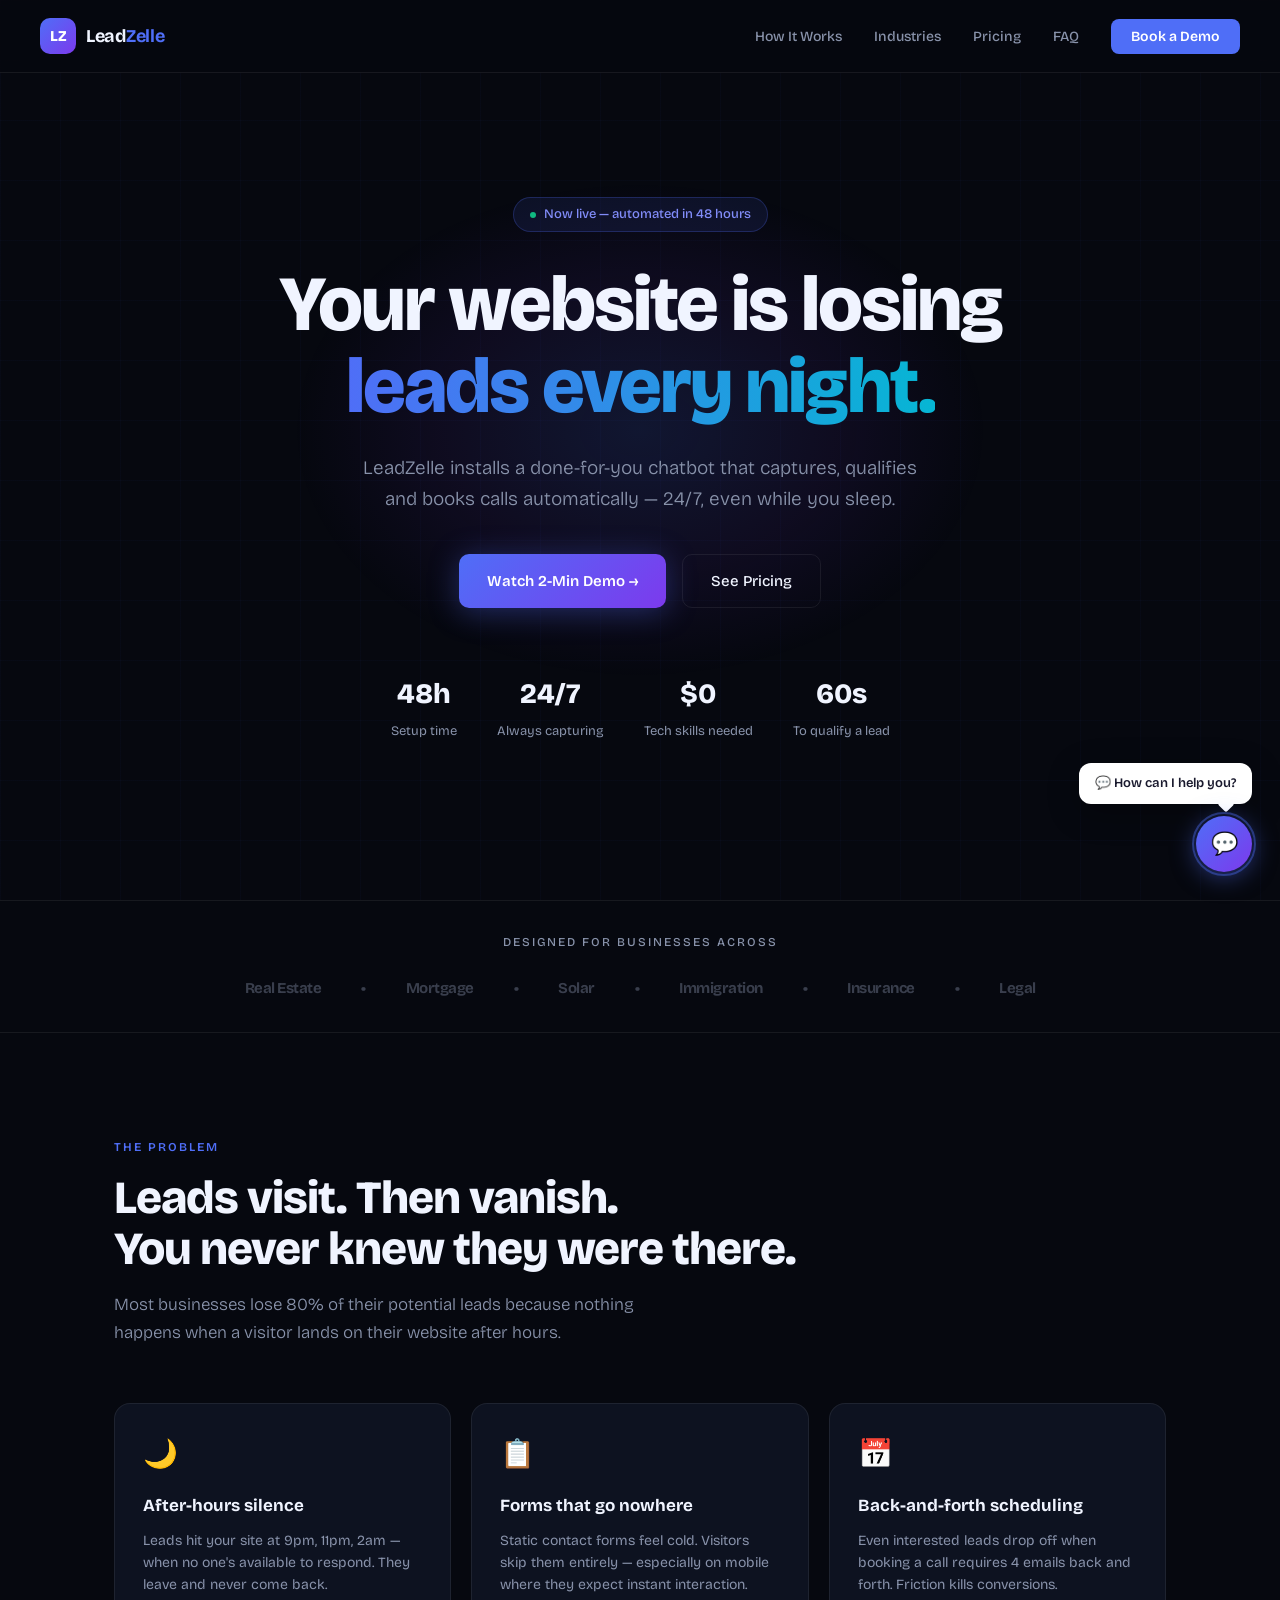
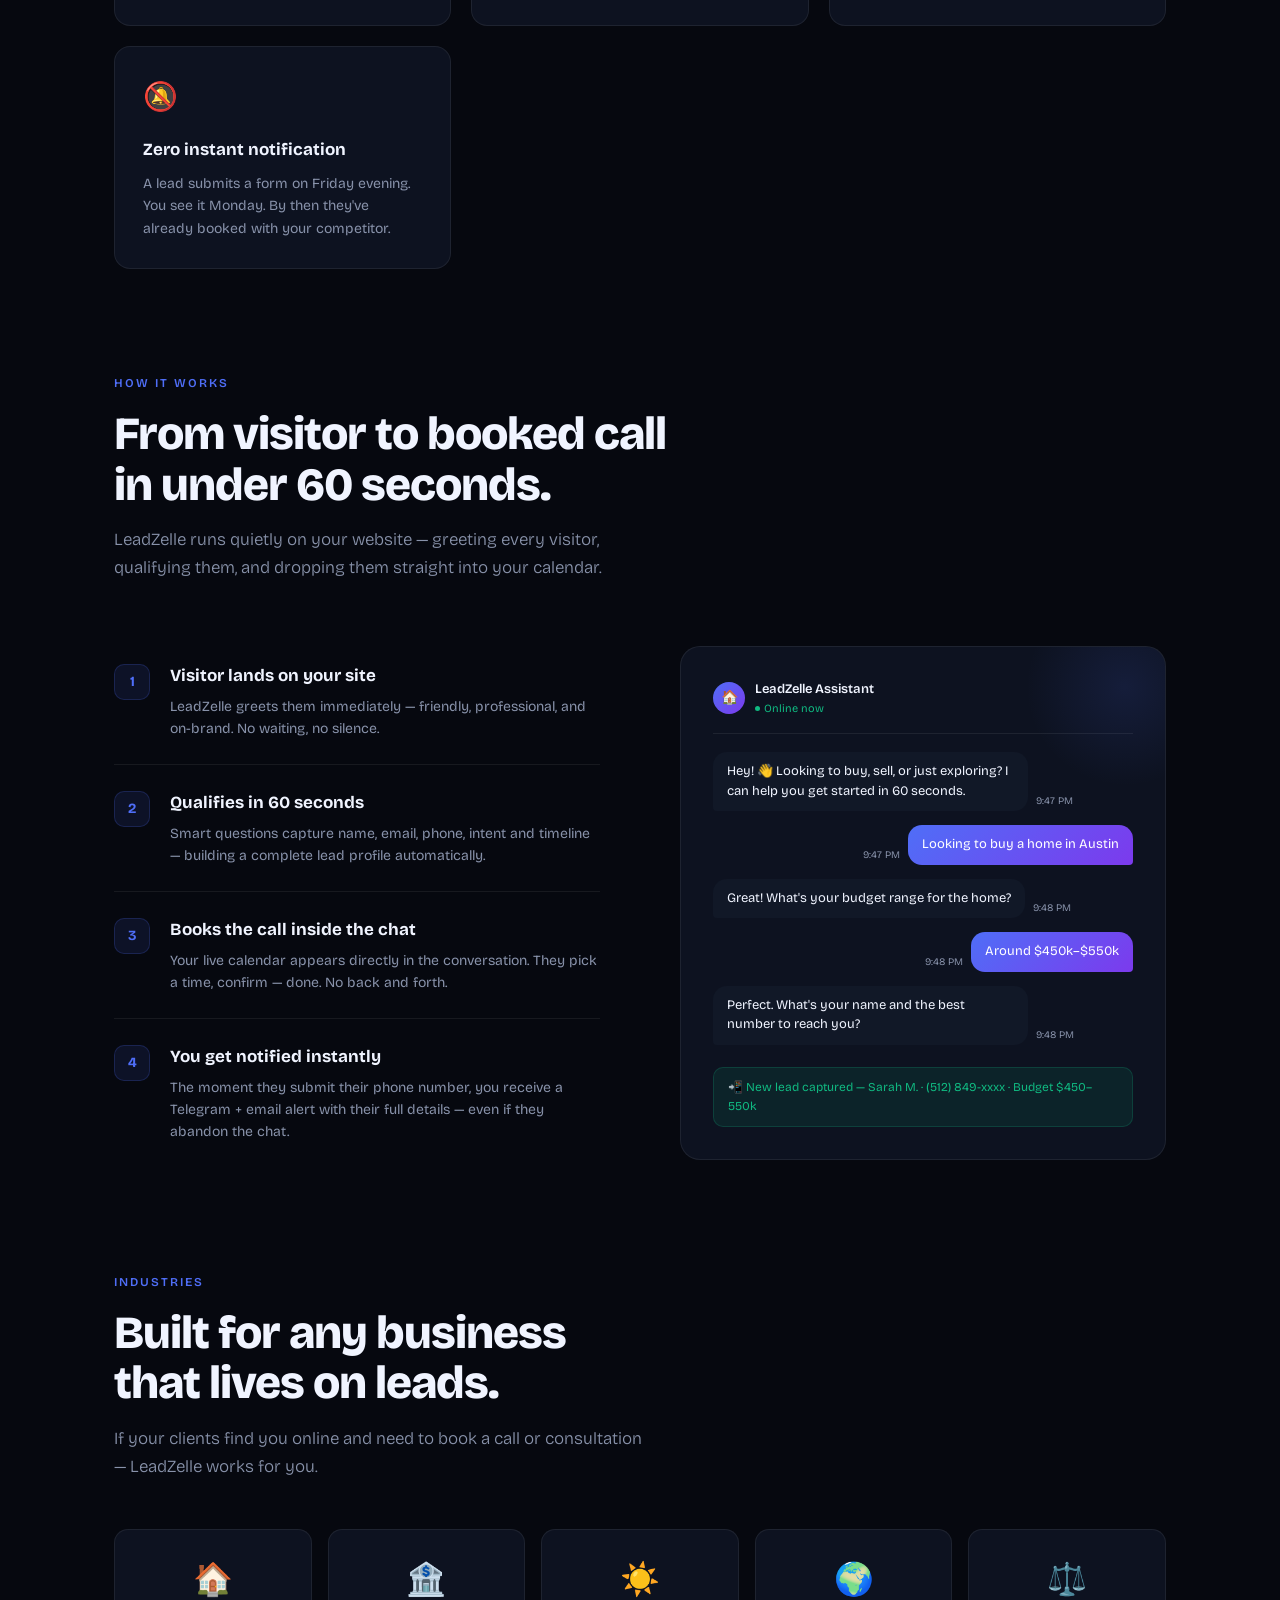
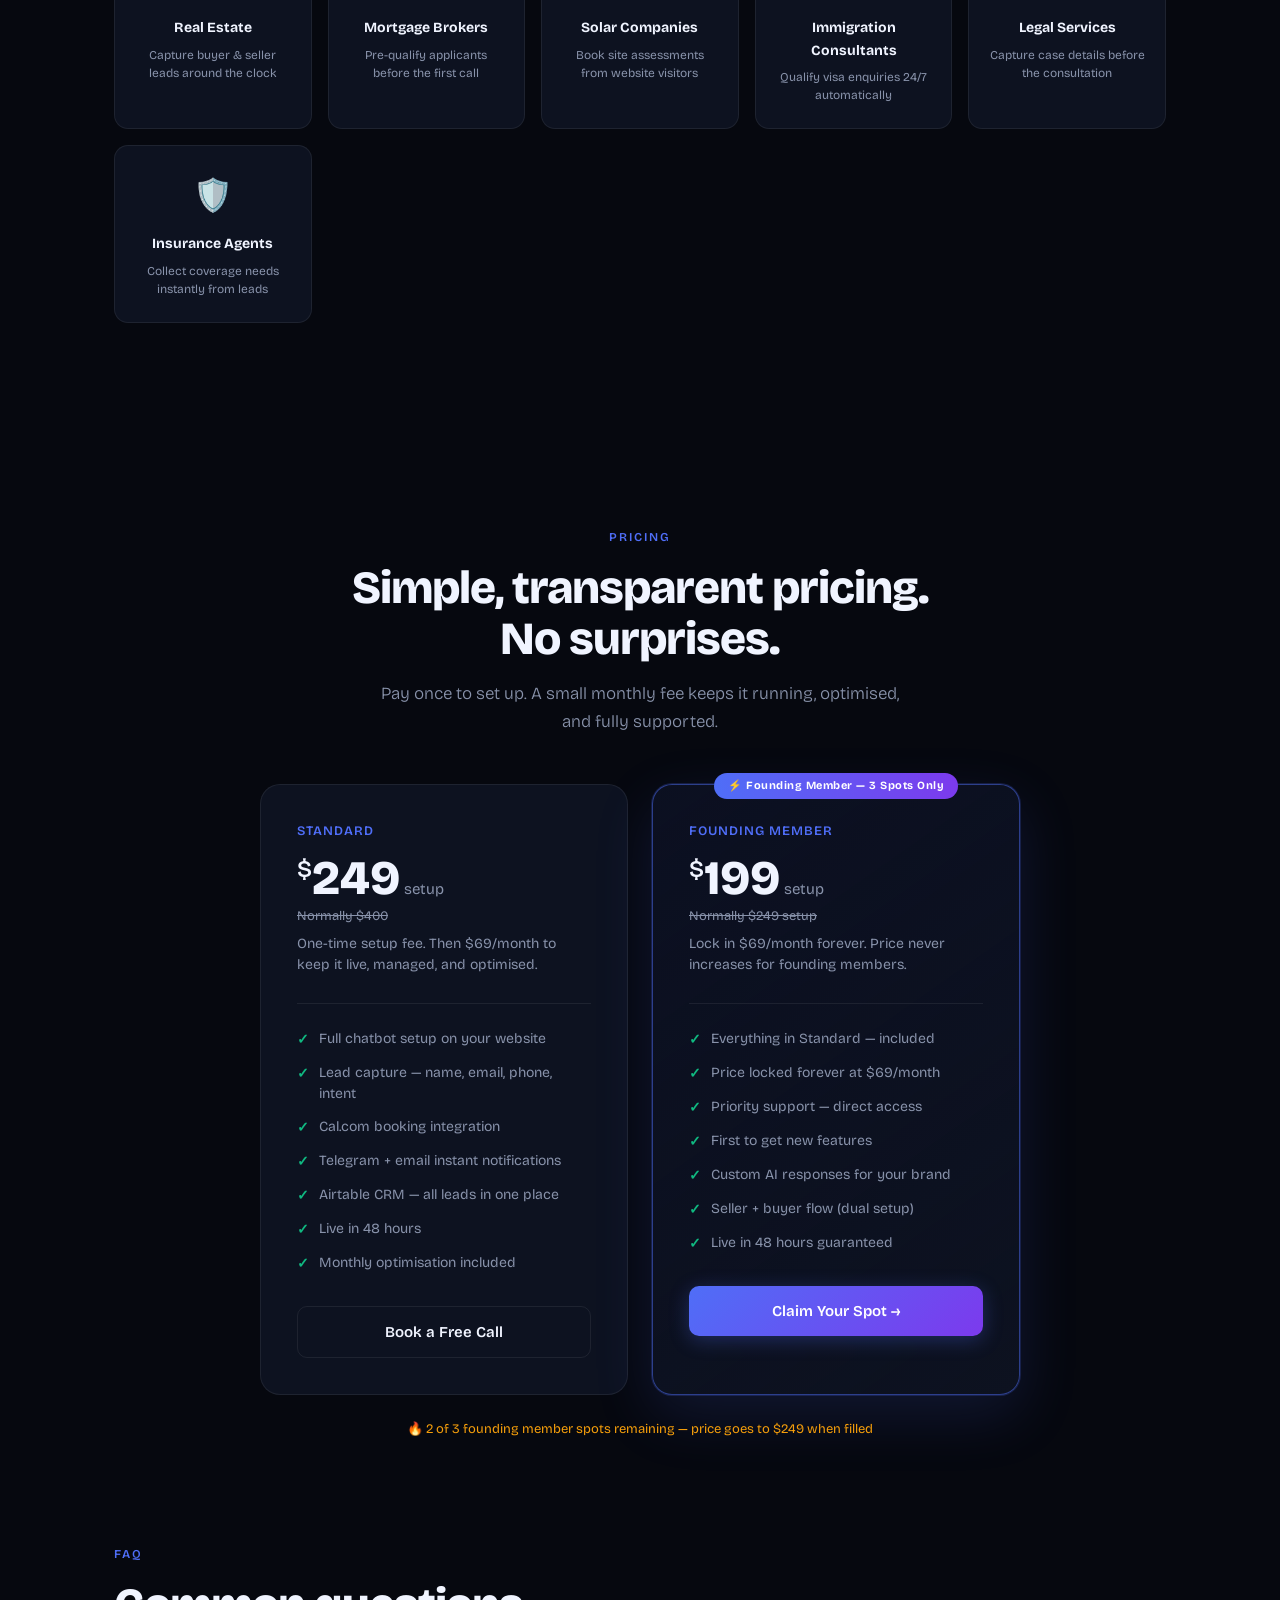
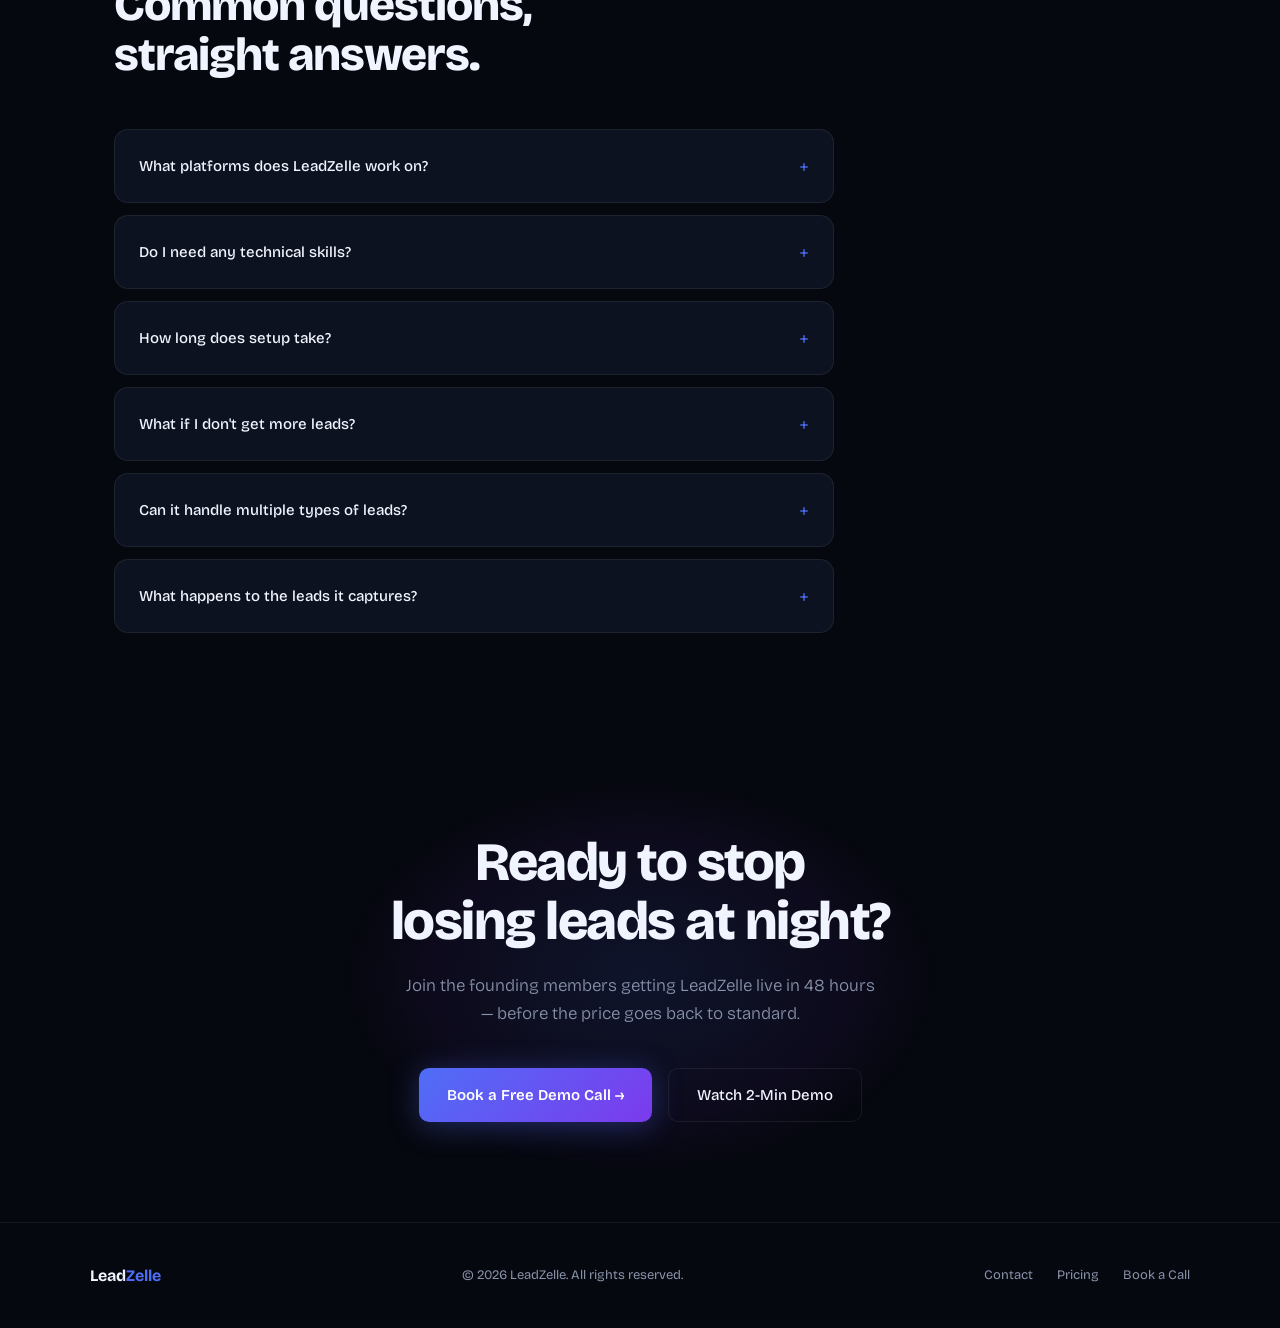
<file: LeadZelle Website.html>
<!DOCTYPE html>
<html lang="en">
<head>
<meta charset="UTF-8">
<meta name="viewport" content="width=device-width, initial-scale=1.0">
<meta name="description" content="LeadZelle installs done-for-you chatbots that capture, qualify, and book leads 24/7. Live in 48 hours.">
<title>LeadZelle — Automated Lead Capture & Booking</title>
<!-- OPTIMIZATION: Preconnect for faster font loading -->
<link rel="preconnect" href="https://fonts.googleapis.com">
<link rel="preconnect" href="https://fonts.gstatic.com" crossorigin>
<link rel="icon" href="favicon.ico">

<link href="https://fonts.googleapis.com/css2?family=Bricolage+Grotesque:opsz,wght@12..96,200..800&display=swap" rel="stylesheet">
<style>
:root {
--bg: #06080F;
--surface: #0D1220;
--surface2: #111827;
--border: rgba(255,255,255,0.07);
--accent: #4F6EF7;
--accent2: #7C3AED;
--accent3: #06B6D4;
--glow: rgba(79,110,247,0.25);
--text: #F0F4FF;
--muted: #8892AA;
--green: #10B981;
}
* { margin: 0; padding: 0; box-sizing: border-box; }
html { scroll-behavior: smooth; }
body {
background: var(--bg);
color: var(--text);
font-family: 'Bricolage Grotesque', sans-serif;
font-size: 16px;
line-height: 1.6;
overflow-x: hidden;
}
/* ── GRID BACKGROUND ── */
body::before {
content: '';
position: fixed;
inset: 0;
background-image:
linear-gradient(rgba(79,110,247,0.03) 1px, transparent 1px),
linear-gradient(90deg, rgba(79,110,247,0.03) 1px, transparent 1px);
background-size: 60px 60px;
pointer-events: none;
z-index: 0;
}
/* ── NAV ── */
nav {
position: fixed;
top: 0; left: 0; right: 0;
z-index: 100;
padding: 18px 40px;
display: flex;
align-items: center;
justify-content: space-between;
background: rgba(6,8,15,0.85);
backdrop-filter: blur(20px);
border-bottom: 1px solid var(--border);
}
.nav-logo {
display: flex;
align-items: center;
gap: 10px;
text-decoration: none;
}
.nav-logo-icon {
width: 36px;
height: 36px;
background: linear-gradient(135deg, var(--accent), var(--accent2));
border-radius: 10px;
display: flex;
align-items: center;
justify-content: center;
font-family: 'Bricolage Grotesque', sans-serif;
font-weight: 800;
font-size: 15px;
color: white;
letter-spacing: -1px;
}
.nav-logo-text {
font-family: 'Bricolage Grotesque', sans-serif;
font-weight: 700;
font-size: 18px;
color: var(--text);
letter-spacing: -0.3px;
}
.nav-logo-text span { color: var(--accent); }
.nav-links {
display: flex;
align-items: center;
gap: 32px;
list-style: none;
}
.nav-links a {
color: var(--muted);
text-decoration: none;
font-size: 14px;
font-weight: 500;
transition: color 0.2s;
}
.nav-links a:hover { color: var(--text); }
.nav-cta {
background: var(--accent);
color: white !important;
padding: 9px 20px;
border-radius: 8px;
font-size: 14px !important;
font-weight: 600 !important;
transition: all 0.2s !important;
}
.nav-cta:hover {
background: #3D5CE5 !important;
color: white !important;
transform: translateY(-1px);
box-shadow: 0 4px 20px rgba(79,110,247,0.4);
}
/* ── HERO ── */
.hero {
position: relative;
min-height: 100vh;
display: flex;
align-items: center;
justify-content: center;
text-align: center;
padding: 120px 24px 80px;
z-index: 1;
overflow: hidden;
}
.hero-glow {
position: absolute;
top: 20%;
left: 50%;
transform: translateX(-50%);
width: 700px;
height: 500px;
background: radial-gradient(ellipse, rgba(79,110,247,0.15) 0%, rgba(124,58,237,0.08) 40%, transparent 70%);
pointer-events: none;
}
.hero-badge {
display: inline-flex;
align-items: center;
gap: 8px;
background: rgba(79,110,247,0.1);
border: 1px solid rgba(79,110,247,0.25);
border-radius: 100px;
padding: 6px 16px;
font-size: 13px;
color: #818CF8;
font-weight: 500;
margin-bottom: 32px;
animation: fadeUp 0.6s ease both;
}
.hero-badge-dot {
width: 6px;
height: 6px;
background: var(--green);
border-radius: 50%;
animation: pulse 2s infinite;
}
@keyframes pulse {
0%, 100% { opacity: 1; transform: scale(1); }
50% { opacity: 0.5; transform: scale(0.8); }
}
.hero h1 {
font-family: 'Bricolage Grotesque', sans-serif;
font-size: clamp(42px, 7vw, 78px);
font-weight: 800;
line-height: 1.05;
letter-spacing: -2px;
margin-bottom: 24px;
animation: fadeUp 0.6s ease 0.1s both;
}
.hero h1 .line2 {
background: linear-gradient(90deg, var(--accent), var(--accent3));
-webkit-background-clip: text;
-webkit-text-fill-color: transparent;
background-clip: text;
}
.hero p {
font-size: clamp(16px, 2vw, 19px);
color: var(--muted);
max-width: 560px;
margin: 0 auto 40px;
line-height: 1.65;
font-weight: 300;
animation: fadeUp 0.6s ease 0.2s both;
}
.hero-actions {
display: flex;
gap: 16px;
justify-content: center;
flex-wrap: wrap;
animation: fadeUp 0.6s ease 0.3s both;
}
.btn-primary {
background: linear-gradient(135deg, var(--accent), var(--accent2));
color: white;
padding: 14px 28px;
border-radius: 10px;
font-size: 15px;
font-weight: 600;
text-decoration: none;
transition: all 0.3s;
box-shadow: 0 4px 30px rgba(79,110,247,0.35);
display: inline-flex;
align-items: center;
gap: 8px;
}
.btn-primary:hover {
transform: translateY(-2px);
box-shadow: 0 8px 40px rgba(79,110,247,0.5);
}
.btn-secondary {
background: transparent;
color: var(--text);
padding: 14px 28px;
border-radius: 10px;
font-size: 15px;
font-weight: 500;
text-decoration: none;
border: 1px solid var(--border);
transition: all 0.3s;
display: inline-flex;
align-items: center;
gap: 8px;
}
.btn-secondary:hover {
border-color: rgba(79,110,247,0.4);
background: rgba(79,110,247,0.05);
}
.hero-stats {
display: flex;
gap: 40px;
justify-content: center;
margin-top: 64px;
flex-wrap: wrap;
animation: fadeUp 0.6s ease 0.4s both;
}
.hero-stat {
text-align: center;
}
.hero-stat-num {
font-family: 'Bricolage Grotesque', sans-serif;
font-size: 28px;
font-weight: 800;
color: var(--text);
display: block;
}
.hero-stat-label {
font-size: 13px;
color: var(--muted);
font-weight: 400;
}
/* ── LOGOS / TRUST ── */
.trust-bar {
position: relative;
z-index: 1;
text-align: center;
padding: 32px 24px;
border-top: 1px solid var(--border);
border-bottom: 1px solid var(--border);
}
.trust-bar p {
font-size: 12px;
color: var(--muted);
letter-spacing: 2px;
text-transform: uppercase;
font-weight: 500;
margin-bottom: 24px;
}
.trust-logos {
display: flex;
gap: 40px;
justify-content: center;
align-items: center;
flex-wrap: wrap;
opacity: 0.4;
}
.trust-logo {
font-family: 'Bricolage Grotesque', sans-serif;
font-weight: 700;
font-size: 15px;
color: var(--muted);
letter-spacing: -0.5px;
}
/* ── SECTION BASE ── */
section {
position: relative;
z-index: 1;
padding: 100px 24px;
max-width: 1100px;
margin: 0 auto;
}
.section-tag {
display: inline-block;
font-size: 12px;
font-weight: 600;
color: var(--accent);
letter-spacing: 2px;
text-transform: uppercase;
margin-bottom: 16px;
}
.section-title {
font-family: 'Bricolage Grotesque', sans-serif;
font-size: clamp(30px, 4vw, 46px);
font-weight: 800;
line-height: 1.1;
letter-spacing: -1px;
margin-bottom: 16px;
}
.section-sub {
font-size: 17px;
color: var(--muted);
max-width: 540px;
line-height: 1.65;
font-weight: 300;
}
/* ── PROBLEM SECTION ── */
.problem-grid {
display: grid;
grid-template-columns: repeat(auto-fit, minmax(280px, 1fr));
gap: 20px;
margin-top: 56px;
}
.problem-card {
background: var(--surface);
border: 1px solid var(--border);
border-radius: 16px;
padding: 28px;
position: relative;
overflow: hidden;
transition: all 0.3s;
}
.problem-card:hover {
border-color: rgba(79,110,247,0.3);
transform: translateY(-3px);
box-shadow: 0 20px 40px rgba(0,0,0,0.3);
}
.problem-card::before {
content: '';
position: absolute;
top: 0; left: 0; right: 0;
height: 2px;
background: linear-gradient(90deg, var(--accent), var(--accent2));
opacity: 0;
transition: opacity 0.3s;
}
.problem-card:hover::before { opacity: 1; }
.problem-icon {
font-size: 28px;
margin-bottom: 16px;
display: block;
}
.problem-card h3 {
font-family: 'Bricolage Grotesque', sans-serif;
font-size: 17px;
font-weight: 700;
margin-bottom: 10px;
color: var(--text);
}
.problem-card p {
font-size: 14px;
color: var(--muted);
line-height: 1.6;
}
/* ── HOW IT WORKS ── */
.how-wrapper {
display: grid;
grid-template-columns: 1fr 1fr;
gap: 80px;
align-items: center;
margin-top: 56px;
}
.steps {
display: flex;
flex-direction: column;
gap: 0;
}
.step {
display: flex;
gap: 20px;
padding: 24px 0;
border-bottom: 1px solid var(--border);
cursor: pointer;
transition: all 0.2s;
}
.step:last-child { border-bottom: none; }
.step:hover .step-content h3 { color: var(--accent); }
.step-num {
width: 36px;
height: 36px;
background: rgba(79,110,247,0.1);
border: 1px solid rgba(79,110,247,0.2);
border-radius: 10px;
display: flex;
align-items: center;
justify-content: center;
font-family: 'Bricolage Grotesque', sans-serif;
font-weight: 700;
font-size: 14px;
color: var(--accent);
flex-shrink: 0;
margin-top: 2px;
}
.step-content h3 {
font-family: 'Bricolage Grotesque', sans-serif;
font-size: 17px;
font-weight: 700;
margin-bottom: 6px;
transition: color 0.2s;
}
.step-content p {
font-size: 14px;
color: var(--muted);
line-height: 1.6;
}
.how-visual {
background: var(--surface);
border: 1px solid var(--border);
border-radius: 20px;
padding: 32px;
position: relative;
overflow: hidden;
}
.how-visual::before {
content: '';
position: absolute;
top: -60px; right: -60px;
width: 200px;
height: 200px;
background: radial-gradient(circle, rgba(79,110,247,0.12), transparent 70%);
}
.mock-chat {
display: flex;
flex-direction: column;
gap: 14px;
}
.mock-header {
display: flex;
align-items: center;
gap: 10px;
padding-bottom: 16px;
border-bottom: 1px solid var(--border);
margin-bottom: 4px;
}
.mock-avatar {
width: 32px;
height: 32px;
background: linear-gradient(135deg, var(--accent), var(--accent2));
border-radius: 50%;
display: flex;
align-items: center;
justify-content: center;
font-size: 14px;
}
.mock-name {
font-size: 13px;
font-weight: 600;
color: var(--text);
}
.mock-status {
font-size: 11px;
color: var(--green);
display: flex;
align-items: center;
gap: 4px;
}
.mock-status::before {
content: '';
width: 5px;
height: 5px;
background: var(--green);
border-radius: 50%;
display: inline-block;
}
.msg {
display: flex;
gap: 8px;
animation: fadeUp 0.4s ease both;
}
.msg.user { flex-direction: row-reverse; }
.msg-bubble {
max-width: 75%;
padding: 10px 14px;
border-radius: 14px;
font-size: 13px;
line-height: 1.5;
}
.msg.bot .msg-bubble {
background: var(--surface2);
color: var(--text);
border-bottom-left-radius: 4px;
}
.msg.user .msg-bubble {
background: linear-gradient(135deg, var(--accent), var(--accent2));
color: white;
border-bottom-right-radius: 4px;
}
.msg-time {
font-size: 10px;
color: var(--muted);
align-self: flex-end;
margin-bottom: 2px;
}
.mock-notification {
background: rgba(16,185,129,0.1);
border: 1px solid rgba(16,185,129,0.2);
border-radius: 10px;
padding: 10px 14px;
font-size: 12px;
color: var(--green);
display: flex;
align-items: center;
gap: 8px;
margin-top: 8px;
}
/* ── INDUSTRIES ── */
.industries-grid {
display: grid;
grid-template-columns: repeat(auto-fit, minmax(180px, 1fr));
gap: 16px;
margin-top: 48px;
}
.industry-card {
background: var(--surface);
border: 1px solid var(--border);
border-radius: 14px;
padding: 24px 20px;
text-align: center;
transition: all 0.3s;
cursor: default;
}
.industry-card:hover {
border-color: rgba(79,110,247,0.35);
background: rgba(79,110,247,0.05);
transform: translateY(-3px);
}
.industry-icon {
font-size: 32px;
margin-bottom: 12px;
display: block;
}
.industry-card h4 {
font-family: 'Bricolage Grotesque', sans-serif;
font-size: 14px;
font-weight: 700;
color: var(--text);
margin-bottom: 6px;
}
.industry-card p {
font-size: 12px;
color: var(--muted);
line-height: 1.5;
}
/* ── PRICING ── */
#pricing {
text-align: center;
}
#pricing .section-sub {
margin: 0 auto;
}
.pricing-toggle {
display: inline-flex;
background: var(--surface);
border: 1px solid var(--border);
border-radius: 100px;
padding: 4px;
margin: 32px auto 48px;
gap: 4px;
}
.toggle-btn {
padding: 8px 20px;
border-radius: 100px;
font-size: 13px;
font-weight: 500;
border: none;
cursor: pointer;
transition: all 0.2s;
background: transparent;
color: var(--muted);
}
.toggle-btn.active {
background: var(--accent);
color: white;
}
.pricing-grid {
display: grid;
grid-template-columns: repeat(auto-fit, minmax(300px, 1fr));
gap: 24px;
max-width: 760px;
margin: 0 auto;
}
.pricing-card {
background: var(--surface);
border: 1px solid var(--border);
border-radius: 20px;
padding: 36px;
text-align: left;
position: relative;
transition: all 0.3s;
}
.pricing-card:hover {
transform: translateY(-4px);
box-shadow: 0 24px 60px rgba(0,0,0,0.4);
}
.pricing-card.featured {
border-color: rgba(79,110,247,0.5);
background: linear-gradient(145deg, rgba(79,110,247,0.08), var(--surface));
box-shadow: 0 0 0 1px rgba(79,110,247,0.2), 0 20px 60px rgba(79,110,247,0.15);
}
.pricing-badge {
position: absolute;
top: -12px;
left: 50%;
transform: translateX(-50%);
background: linear-gradient(90deg, var(--accent), var(--accent2));
color: white;
font-size: 11px;
font-weight: 700;
padding: 4px 14px;
border-radius: 100px;
letter-spacing: 0.5px;
white-space: nowrap;
}
.pricing-plan {
font-size: 13px;
font-weight: 600;
color: var(--accent);
letter-spacing: 1px;
text-transform: uppercase;
margin-bottom: 12px;
}
.pricing-price {
font-family: 'Bricolage Grotesque', sans-serif;
font-size: 48px;
font-weight: 800;
color: var(--text);
line-height: 1;
margin-bottom: 4px;
}
.pricing-price sup {
font-size: 24px;
vertical-align: super;
font-weight: 600;
}
.pricing-price sub {
font-size: 15px;
color: var(--muted);
font-weight: 400;
vertical-align: baseline;
}
.pricing-original {
font-size: 13px;
color: var(--muted);
text-decoration: line-through;
margin-bottom: 6px;
}
.pricing-desc {
font-size: 14px;
color: var(--muted);
margin-bottom: 28px;
line-height: 1.5;
}
.pricing-divider {
height: 1px;
background: var(--border);
margin-bottom: 24px;
}
.pricing-features {
list-style: none;
display: flex;
flex-direction: column;
gap: 12px;
margin-bottom: 32px;
}
.pricing-features li {
display: flex;
align-items: flex-start;
gap: 10px;
font-size: 14px;
color: var(--muted);
line-height: 1.5;
}
.pricing-features li::before {
content: '✓';
color: var(--green);
font-weight: 700;
flex-shrink: 0;
margin-top: 1px;
}
.pricing-cta {
display: block;
text-align: center;
padding: 13px;
border-radius: 10px;
font-size: 15px;
font-weight: 600;
text-decoration: none;
transition: all 0.3s;
}
.pricing-cta.primary {
background: linear-gradient(135deg, var(--accent), var(--accent2));
color: white;
box-shadow: 0 4px 20px rgba(79,110,247,0.3);
}
.pricing-cta.primary:hover {
transform: translateY(-2px);
box-shadow: 0 8px 30px rgba(79,110,247,0.5);
}
.pricing-cta.secondary {
background: transparent;
color: var(--text);
border: 1px solid var(--border);
}
.pricing-cta.secondary:hover {
border-color: rgba(79,110,247,0.4);
background: rgba(79,110,247,0.05);
}
.pricing-spots {
text-align: center;
margin-top: 24px;
font-size: 13px;
color: #F59E0B;
display: flex;
align-items: center;
justify-content: center;
gap: 6px;
}
/* ── FAQ ── */
.faq-list {
display: flex;
flex-direction: column;
gap: 12px;
margin-top: 48px;
max-width: 720px;
}
.faq-item {
background: var(--surface);
border: 1px solid var(--border);
border-radius: 14px;
overflow: hidden;
transition: all 0.2s;
}
.faq-item:hover {
border-color: rgba(79,110,247,0.25);
}
.faq-q {
padding: 20px 24px;
display: flex;
justify-content: space-between;
align-items: center;
cursor: pointer;
font-size: 15px;
font-weight: 500;
color: var(--text);
gap: 16px;
}
.faq-icon {
color: var(--accent);
font-size: 20px;
flex-shrink: 0;
transition: transform 0.3s;
font-weight: 300;
}
.faq-a {
padding: 0 24px;
max-height: 0;
overflow: hidden;
transition: all 0.3s ease;
font-size: 14px;
color: var(--muted);
line-height: 1.7;
}
.faq-item.open .faq-a {
max-height: 200px;
padding-bottom: 20px;
}
.faq-item.open .faq-icon {
transform: rotate(45deg);
}
/* ── CTA SECTION ── */
.cta-section {
text-align: center;
padding: 100px 24px;
position: relative;
z-index: 1;
overflow: hidden;
}
.cta-section::before {
content: '';
position: absolute;
top: 50%;
left: 50%;
transform: translate(-50%, -50%);
width: 600px;
height: 400px;
background: radial-gradient(ellipse, rgba(79,110,247,0.12), rgba(124,58,237,0.06) 50%, transparent 70%);
pointer-events: none;
}
.cta-section h2 {
font-family: 'Bricolage Grotesque', sans-serif;
font-size: clamp(32px, 5vw, 54px);
font-weight: 800;
letter-spacing: -1.5px;
margin-bottom: 20px;
line-height: 1.1;
}
.cta-section p {
font-size: 17px;
color: var(--muted);
max-width: 480px;
margin: 0 auto 40px;
font-weight: 300;
line-height: 1.65;
}
/* ── FOOTER ── */
footer {
border-top: 1px solid var(--border);
padding: 40px 24px;
text-align: center;
position: relative;
z-index: 1;
}
.footer-inner {
max-width: 1100px;
margin: 0 auto;
display: flex;
justify-content: space-between;
align-items: center;
flex-wrap: wrap;
gap: 16px;
}
.footer-logo {
font-family: 'Bricolage Grotesque', sans-serif;
font-weight: 700;
font-size: 16px;
color: var(--text);
}
.footer-logo span { color: var(--accent); }
footer p {
font-size: 13px;
color: var(--muted);
}
footer a {
color: var(--muted);
text-decoration: none;
font-size: 13px;
transition: color 0.2s;
}
footer a:hover { color: var(--accent); }
/* ── CHATBOT WIDGET ── */
.chat-widget {
position: fixed;
bottom: 28px;
right: 28px;
z-index: 999;
display: flex;
flex-direction: column;
align-items: flex-end;
gap: 12px;
}
.chat-tooltip {
background: white;
color: #1a1a2e;
padding: 10px 16px;
border-radius: 12px;
font-size: 13px;
font-weight: 600;
box-shadow: 0 8px 32px rgba(0,0,0,0.3);
white-space: nowrap;
position: relative;
animation: tooltipBounce 2s ease infinite;
cursor: pointer;
}
.chat-tooltip::after {
content: '';
position: absolute;
bottom: -6px;
right: 20px;
width: 12px;
height: 12px;
background: white;
transform: rotate(45deg);
border-radius: 2px;
}
@keyframes tooltipBounce {
0%, 100% { transform: translateY(0); }
50% { transform: translateY(-4px); }
}
.chat-btn {
width: 56px;
height: 56px;
background: linear-gradient(135deg, var(--accent), var(--accent2));
border-radius: 50%;
display: flex;
align-items: center;
justify-content: center;
cursor: pointer;
box-shadow: 0 4px 24px rgba(79,110,247,0.5);
transition: all 0.3s;
border: none;
font-size: 22px;
position: relative;
}
.chat-btn:hover {
transform: scale(1.1);
box-shadow: 0 8px 32px rgba(79,110,247,0.7);
}
.chat-btn-ring {
position: absolute;
inset: -4px;
border-radius: 50%;
border: 2px solid rgba(79,110,247,0.4);
animation: ringPulse 2s ease infinite;
}
@keyframes ringPulse {
0% { transform: scale(1); opacity: 1; }
100% { transform: scale(1.4); opacity: 0; }
}
/* Chat popup */
.chat-popup {
position: fixed;
bottom: 100px;
right: 28px;
width: 340px;
background: var(--surface);
border: 1px solid var(--border);
border-radius: 20px;
box-shadow: 0 24px 60px rgba(0,0,0,0.5);
z-index: 998;
overflow: hidden;
display: none;
flex-direction: column;
animation: popupSlide 0.3s ease;
}
.chat-popup.open { display: flex; }
@keyframes popupSlide {
from { opacity: 0; transform: translateY(20px) scale(0.95); }
to { opacity: 1; transform: translateY(0) scale(1); }
}
.chat-popup-header {
background: linear-gradient(135deg, var(--accent), var(--accent2));
padding: 16px 20px;
display: flex;
align-items: center;
gap: 10px;
}
.chat-popup-avatar {
width: 36px;
height: 36px;
background: rgba(255,255,255,0.2);
border-radius: 50%;
display: flex;
align-items: center;
justify-content: center;
font-size: 16px;
}
.chat-popup-info h4 {
font-size: 14px;
font-weight: 700;
color: white;
}
.chat-popup-info p {
font-size: 12px;
color: rgba(255,255,255,0.75);
display: flex;
align-items: center;
gap: 4px;
}
.chat-popup-info p::before {
content: '';
width: 6px;
height: 6px;
background: #4ade80;
border-radius: 50%;
display: inline-block;
}
.chat-popup-close {
margin-left: auto;
background: rgba(255,255,255,0.15);
border: none;
color: white;
width: 28px;
height: 28px;
border-radius: 50%;
cursor: pointer;
font-size: 14px;
display: flex;
align-items: center;
justify-content: center;
transition: background 0.2s;
}
.chat-popup-close:hover { background: rgba(255,255,255,0.25); }
.chat-popup-body {
padding: 20px;
display: flex;
flex-direction: column;
gap: 12px;
min-height: 160px;
}
.chat-popup-msg {
background: var(--surface2);
border-radius: 12px;
border-bottom-left-radius: 4px;
padding: 12px 14px;
font-size: 13px;
color: var(--text);
line-height: 1.55;
max-width: 85%;
}
.chat-popup-options {
display: flex;
flex-direction: column;
gap: 8px;
}
.chat-opt {
background: rgba(79,110,247,0.1);
border: 1px solid rgba(79,110,247,0.25);
color: #818CF8;
padding: 9px 14px;
border-radius: 8px;
font-size: 13px;
font-weight: 500;
cursor: pointer;
text-align: left;
transition: all 0.2s;
}
.chat-opt:hover {
background: rgba(79,110,247,0.2);
border-color: rgba(79,110,247,0.5);
color: white;
}
.chat-popup-footer {
padding: 12px 20px;
border-top: 1px solid var(--border);
display: flex;
gap: 8px;
}
.chat-input {
flex: 1;
background: var(--bg);
border: 1px solid var(--border);
border-radius: 8px;
padding: 9px 12px;
font-size: 13px;
color: var(--text);
outline: none;
transition: border-color 0.2s;
font-family: 'Bricolage Grotesque', sans-serif;
}
.chat-input:focus { border-color: rgba(79,110,247,0.5); }
.chat-input::placeholder { color: var(--muted); }
.chat-send {
background: var(--accent);
border: none;
border-radius: 8px;
width: 36px;
height: 36px;
cursor: pointer;
font-size: 14px;
display: flex;
align-items: center;
justify-content: center;
transition: all 0.2s;
color: white;
}
.chat-send:hover { background: #3D5CE5; }
/* ── ANIMATIONS ── */
@keyframes fadeUp {
from { opacity: 0; transform: translateY(20px); }
to { opacity: 1; transform: translateY(0); }
}
.reveal {
opacity: 0;
transform: translateY(30px);
transition: all 0.6s ease;
}
.reveal.visible {
opacity: 1;
transform: translateY(0);
}
/* ── RESPONSIVE ── */
@media (max-width: 768px) {
nav { padding: 14px 20px; }
.nav-links { display: none; }
.how-wrapper { grid-template-columns: 1fr; gap: 40px; }
.how-visual { display: none; }
.chat-popup { width: calc(100vw - 40px); right: 20px; }
}
</style>
</head>
<body>
<!-- ── NAVIGATION ── -->
<nav>
<a href="#" class="nav-logo">
<div class="nav-logo-icon">LZ</div>
<span class="nav-logo-text">Lead<span>Zelle</span></span>
</a>
<ul class="nav-links">
<li><a href="#how-it-works">How It Works</a></li>
<li><a href="#industries">Industries</a></li>
<li><a href="#pricing">Pricing</a></li>
<li><a href="#faq">FAQ</a></li>
<li><a href="https://cal.com/vigneshoo7/leadzelle" class="nav-cta">Book a Demo</a></li>
</ul>
</nav>
<!-- ── HERO ── -->
<div class="hero">
<div class="hero-glow"></div>
<div>
<div class="hero-badge">
<span class="hero-badge-dot"></span>
Now live — automated in 48 hours
</div>
<h1>
Your website is losing<br>
<span class="line2">leads every night.</span>
</h1>
<p>LeadZelle installs a done-for-you chatbot that captures, qualifies and books calls automatically — 24/7, even while you sleep.</p>
<div class="hero-actions">
<a href="https://www.tella.tv/video/how-i-built-a-247-lead-capture-and-appointment-booking-system-for-real-estate-agencies-live-demo-3stm" class="btn-primary">
Watch 2-Min Demo →
</a>
<a href="#pricing" class="btn-secondary">
See Pricing
</a>
</div>
<div class="hero-stats">
<div class="hero-stat">
<span class="hero-stat-num">48h</span>
<span class="hero-stat-label">Setup time</span>
</div>
<div class="hero-stat">
<span class="hero-stat-num">24/7</span>
<span class="hero-stat-label">Always capturing</span>
</div>
<div class="hero-stat">
<span class="hero-stat-num">$0</span>
<span class="hero-stat-label">Tech skills needed</span>
</div>
<div class="hero-stat">
<span class="hero-stat-num">60s</span>
<span class="hero-stat-label">To qualify a lead</span>
</div>
</div>
</div>
</div>
<!-- ── TRUST BAR ── -->
<div class="trust-bar">
<p>Designed for businesses across</p>
<div class="trust-logos">
<span class="trust-logo">Real Estate</span>
<span class="trust-logo">•</span>
<span class="trust-logo">Mortgage</span>
<span class="trust-logo">•</span>
<span class="trust-logo">Solar</span>
<span class="trust-logo">•</span>
<span class="trust-logo">Immigration</span>
<span class="trust-logo">•</span>
<span class="trust-logo">Insurance</span>
<span class="trust-logo">•</span>
<span class="trust-logo">Legal</span>
</div>
</div>
<!-- ── PROBLEM ── -->
<section id="problem">
<div class="reveal">
<span class="section-tag">The Problem</span>
<h2 class="section-title">Leads visit. Then vanish.<br>You never knew they were there.</h2>
<p class="section-sub">Most businesses lose 80% of their potential leads because nothing happens when a visitor lands on their website after hours.</p>
</div>
<div class="problem-grid">
<div class="problem-card reveal">
<span class="problem-icon">🌙</span>
<h3>After-hours silence</h3>
<p>Leads hit your site at 9pm, 11pm, 2am — when no one's available to respond. They leave and never come back.</p>
</div>
<div class="problem-card reveal">
<span class="problem-icon">📋</span>
<h3>Forms that go nowhere</h3>
<p>Static contact forms feel cold. Visitors skip them entirely — especially on mobile where they expect instant interaction.</p>
</div>
<div class="problem-card reveal">
<span class="problem-icon">📅</span>
<h3>Back-and-forth scheduling</h3>
<p>Even interested leads drop off when booking a call requires 4 emails back and forth. Friction kills conversions.</p>
</div>
<div class="problem-card reveal">
<span class="problem-icon">🔕</span>
<h3>Zero instant notification</h3>
<p>A lead submits a form on Friday evening. You see it Monday. By then they've already booked with your competitor.</p>
</div>
</div>
</section>
<!-- ── HOW IT WORKS ── -->
<section id="how-it-works" style="padding-top: 0;">
<div class="reveal">
<span class="section-tag">How It Works</span>
<h2 class="section-title">From visitor to booked call<br>in under 60 seconds.</h2>
<p class="section-sub">LeadZelle runs quietly on your website — greeting every visitor, qualifying them, and dropping them straight into your calendar.</p>
</div>
<div class="how-wrapper">
<div class="steps">
<div class="step reveal">
<div class="step-num">1</div>
<div class="step-content">
<h3>Visitor lands on your site</h3>
<p>LeadZelle greets them immediately — friendly, professional, and on-brand. No waiting, no silence.</p>
</div>
</div>
<div class="step reveal">
<div class="step-num">2</div>
<div class="step-content">
<h3>Qualifies in 60 seconds</h3>
<p>Smart questions capture name, email, phone, intent and timeline — building a complete lead profile automatically.</p>
</div>
</div>
<div class="step reveal">
<div class="step-num">3</div>
<div class="step-content">
<h3>Books the call inside the chat</h3>
<p>Your live calendar appears directly in the conversation. They pick a time, confirm — done. No back and forth.</p>
</div>
</div>
<div class="step reveal">
<div class="step-num">4</div>
<div class="step-content">
<h3>You get notified instantly</h3>
<p>The moment they submit their phone number, you receive a Telegram + email alert with their full details — even if they abandon the chat.</p>
</div>
</div>
</div>
<div class="how-visual reveal">
<div class="mock-chat">
<div class="mock-header">
<div class="mock-avatar">🏠</div>
<div>
<div class="mock-name">LeadZelle Assistant</div>
<div class="mock-status">Online now</div>
</div>
</div>
<div class="msg bot">
<div class="msg-bubble">Hey! 👋 Looking to buy, sell, or just exploring? I can help you get started in 60 seconds.</div>
<span class="msg-time">9:47 PM</span>
</div>
<div class="msg user">
<div class="msg-bubble">Looking to buy a home in Austin</div>
<span class="msg-time">9:47 PM</span>
</div>
<div class="msg bot">
<div class="msg-bubble">Great! What's your budget range for the home?</div>
<span class="msg-time">9:48 PM</span>
</div>
<div class="msg user">
<div class="msg-bubble">Around $450k–$550k</div>
<span class="msg-time">9:48 PM</span>
</div>
<div class="msg bot">
<div class="msg-bubble">Perfect. What's your name and the best number to reach you?</div>
<span class="msg-time">9:48 PM</span>
</div>
<div class="mock-notification">
📲 New lead captured — Sarah M. · (512) 849-xxxx · Budget $450–550k
</div>
</div>
</div>
</div>
</section>
<!-- ── INDUSTRIES ── -->
<section id="industries" style="padding-top: 0;">
<div class="reveal">
<span class="section-tag">Industries</span>
<h2 class="section-title">Built for any business<br>that lives on leads.</h2>
<p class="section-sub">If your clients find you online and need to book a call or consultation — LeadZelle works for you.</p>
</div>
<div class="industries-grid">
<div class="industry-card reveal">
<span class="industry-icon">🏠</span>
<h4>Real Estate</h4>
<p>Capture buyer & seller leads around the clock</p>
</div>
<div class="industry-card reveal">
<span class="industry-icon">🏦</span>
<h4>Mortgage Brokers</h4>
<p>Pre-qualify applicants before the first call</p>
</div>
<div class="industry-card reveal">
<span class="industry-icon">☀️</span>
<h4>Solar Companies</h4>
<p>Book site assessments from website visitors</p>
</div>
<div class="industry-card reveal">
<span class="industry-icon">🌍</span>
<h4>Immigration Consultants</h4>
<p>Qualify visa enquiries 24/7 automatically</p>
</div>
<div class="industry-card reveal">
<span class="industry-icon">⚖️</span>
<h4>Legal Services</h4>
<p>Capture case details before the consultation</p>
</div>
<div class="industry-card reveal">
<span class="industry-icon">🛡️</span>
<h4>Insurance Agents</h4>
<p>Collect coverage needs instantly from leads</p>
</div>
</div>
</section>
<!-- ── PRICING ── -->
<section id="pricing">
<span class="section-tag reveal">Pricing</span>
<h2 class="section-title reveal">Simple, transparent pricing.<br>No surprises.</h2>
<p class="section-sub reveal" style="margin: 0 auto 0;">Pay once to set up. A small monthly fee keeps it running, optimised, and fully supported.</p>
<div class="pricing-grid reveal" style="margin-top: 48px;">
<!-- Standard -->
<div class="pricing-card">
<div class="pricing-plan">Standard</div>
<div class="pricing-price"><sup>$</sup>249<sub> setup</sub></div>
<div class="pricing-original">Normally $400</div>
<div class="pricing-desc">One-time setup fee. Then $69/month to keep it live, managed, and optimised.</div>
<div class="pricing-divider"></div>
<ul class="pricing-features">
<li>Full chatbot setup on your website</li>
<li>Lead capture — name, email, phone, intent</li>
<li>Cal.com booking integration</li>
<li>Telegram + email instant notifications</li>
<li>Airtable CRM — all leads in one place</li>
<li>Live in 48 hours</li>
<li>Monthly optimisation included</li>
</ul>
<a href="https://cal.com/vigneshoo7/leadzelle" class="pricing-cta secondary">Book a Free Call</a>
</div>
<!-- Founding Member -->
<div class="pricing-card featured">
<div class="pricing-badge">⚡ Founding Member — 3 Spots Only</div>
<div class="pricing-plan">Founding Member</div>
<div class="pricing-price"><sup>$</sup>199<sub> setup</sub></div>
<div class="pricing-original">Normally $249 setup</div>
<div class="pricing-desc">Lock in $69/month forever. Price never increases for founding members.</div>
<div class="pricing-divider"></div>
<ul class="pricing-features">
<li>Everything in Standard — included</li>
<li>Price locked forever at $69/month</li>
<li>Priority support — direct access</li>
<li>First to get new features</li>
<li>Custom AI responses for your brand</li>
<li>Seller + buyer flow (dual setup)</li>
<li>Live in 48 hours guaranteed</li>
</ul>
<a href="https://cal.com/vigneshoo7/leadzelle" class="pricing-cta primary">Claim Your Spot →</a>
</div>
</div>
<p class="pricing-spots reveal">
🔥 2 of 3 founding member spots remaining — price goes to $249 when filled
</p>
</section>
<!-- ── FAQ ── -->
<section id="faq" style="padding-top: 0;">
<div class="reveal">
<span class="section-tag">FAQ</span>
<h2 class="section-title">Common questions,<br>straight answers.</h2>
</div>
<div class="faq-list">
<div class="faq-item reveal">
<div class="faq-q" onclick="toggleFaq(this)">
What platforms does LeadZelle work on?
<span class="faq-icon">+</span>
</div>
<div class="faq-a">LeadZelle works on any website — WordPress, Wix, Squarespace, Webflow, custom HTML sites, and more. You just paste one line of code (or we do it for you).</div>
</div>
<div class="faq-item reveal">
<div class="faq-q" onclick="toggleFaq(this)">
Do I need any technical skills?
<span class="faq-icon">+</span>
</div>
<div class="faq-a">Zero. We handle the entire setup end-to-end. You don't touch a single line of code. If you want to make changes later, we handle those too.</div>
</div>
<div class="faq-item reveal">
<div class="faq-q" onclick="toggleFaq(this)">
How long does setup take?
<span class="faq-icon">+</span>
</div>
<div class="faq-a">From payment to live on your site — 48 hours. Founding members get priority setup, often the same day.</div>
</div>
<div class="faq-item reveal">
<div class="faq-q" onclick="toggleFaq(this)">
What if I don't get more leads?
<span class="faq-icon">+</span>
</div>
<div class="faq-a">If LeadZelle doesn't capture a single lead in your first 30 days, we'll refund your monthly fee — no questions asked.</div>
</div>
<div class="faq-item reveal">
<div class="faq-q" onclick="toggleFaq(this)">
Can it handle multiple types of leads?
<span class="faq-icon">+</span>
</div>
<div class="faq-a">Yes — the chatbot can qualify buyers, sellers, renters, or any custom intent. We configure separate flows for each type so every lead gets the right experience.</div>
</div>
<div class="faq-item reveal">
<div class="faq-q" onclick="toggleFaq(this)">
What happens to the leads it captures?
<span class="faq-icon">+</span>
</div>
<div class="faq-a">Every lead goes into your private Airtable CRM instantly. You also get a Telegram notification and email alert the moment someone submits their phone number — even if they don't complete the flow.</div>
</div>
</div>
</section>
<!-- ── FINAL CTA ── -->
<div class="cta-section">
<h2 class="reveal">Ready to stop<br>losing leads at night?</h2>
<p class="reveal">Join the founding members getting LeadZelle live in 48 hours — before the price goes back to standard.</p>
<div class="hero-actions reveal">
<a href="https://cal.com/vigneshoo7/leadzelle" class="btn-primary">
Book a Free Demo Call →
</a>
<a href="https://www.tella.tv/video/how-i-built-a-247-lead-capture-and-appointment-booking-system-for-real-estate-agencies-live-demo-3stm" class="btn-secondary" target="_blank">
Watch 2-Min Demo
</a>
</div>
</div>
<!-- ── FOOTER ── -->
<footer>
<div class="footer-inner">
<div class="footer-logo">Lead<span>Zelle</span></div>
<p>© 2026 LeadZelle. All rights reserved.</p>
<div style="display:flex;gap:24px;">
<a href="mailto:vignesh.autolead@gmail.com">Contact</a>
<a href="#pricing">Pricing</a>
<a href="https://cal.com/vigneshoo7/leadzelle">Book a Call</a>
</div>
</div>
</footer>
<!-- ── CHAT WIDGET ── -->
<div class="chat-widget" id="chatWidget">
<div class="chat-tooltip" id="chatTooltip" onclick="openChat()">
💬 How can I help you?
</div>
<button class="chat-btn" onclick="toggleChat()" aria-label="Open chat">
<div class="chat-btn-ring"></div>
<span id="chatBtnIcon">💬</span>
</button>
</div>
<div class="chat-popup" id="chatPopup">
<div class="chat-popup-header">
<div class="chat-popup-avatar">🤖</div>
<div class="chat-popup-info">
<h4>LeadZelle Assistant</h4>
<p>Online now — replies instantly</p>
</div>
<button class="chat-popup-close" onclick="toggleChat()">✕</button>
</div>
<div class="chat-popup-body" id="chatBody">
<div class="chat-popup-msg">
Hey! 👋 I'm the LeadZelle assistant. How can I help you today?
</div>
<div class="chat-popup-options" id="chatOptions">
<button class="chat-opt" onclick="selectOption(this, 'I want to see a demo')">🎬 I want to see a demo</button>
<button class="chat-opt" onclick="selectOption(this, 'Tell me about pricing')">💰 Tell me about pricing</button>
<button class="chat-opt" onclick="selectOption(this, 'How does setup work?')">⚙️ How does setup work?</button>
<button class="chat-opt" onclick="selectOption(this, 'I want to get started')">🚀 I want to get started</button>
</div>
</div>
<div class="chat-popup-footer">
<input class="chat-input" id="chatInput" placeholder="Type a message..." onkeydown="handleKey(event)">
<button class="chat-send" onclick="sendMessage()">→</button>
</div>
</div>
<script>
// ── SCROLL REVEAL ──
const observer = new IntersectionObserver((entries) => {
entries.forEach(el => {
if (el.isIntersecting) {
el.target.classList.add('visible');
}
});
}, { threshold: 0.1, rootMargin: '0px 0px -40px 0px' });
document.querySelectorAll('.reveal').forEach(el => observer.observe(el));
// ── STAGGER CARDS ──
document.querySelectorAll('.problem-grid .problem-card, .industries-grid .industry-card').forEach((card, i) => {
card.style.transitionDelay = `${i * 0.08}s`;
});
// ── FAQ ──
function toggleFaq(el) {
const item = el.parentElement;
const isOpen = item.classList.contains('open');
document.querySelectorAll('.faq-item').forEach(f => f.classList.remove('open'));
if (!isOpen) item.classList.add('open');
}
// ── CHAT WIDGET ──
let chatOpen = false;
let tooltipDismissed = false;
setTimeout(() => {
const t = document.getElementById('chatTooltip');
if (t && !tooltipDismissed) t.style.display = 'flex';
}, 3000);
function toggleChat() {
chatOpen = !chatOpen;
const popup = document.getElementById('chatPopup');
const icon = document.getElementById('chatBtnIcon');
const tooltip = document.getElementById('chatTooltip');
popup.classList.toggle('open', chatOpen);
icon.textContent = chatOpen ? '✕' : '💬';
if (chatOpen) {
tooltip.style.display = 'none';
tooltipDismissed = true;
}
}
function openChat() {
if (!chatOpen) toggleChat();
}
const responses = {
'I want to see a demo': { text: '🎬 Watch the 2-min demo here:', link: 'https://www.tella.tv/video/how-i-built-a-247-lead-capture-and-appointment-booking-system-for-real-estate-agencies-live-demo-3stm', label: 'Watch Demo →' },
'Tell me about pricing': { text: '💰 Setup is $249 (founding members get it for $199 — only 3 spots). Monthly retainer is just $69/month.', link: 'javascript:void(0)', label: 'See Pricing →', onclick: "document.getElementById('pricing').scrollIntoView({behavior:'smooth'});" },
'How does setup work?': { text: '⚙️ We handle everything. You share your website access, we install the bot, test it, and hand it over live — all in 48 hours.', link: 'https://cal.com/vigneshoo7/leadzelle', label: 'Book a Call →' },
'I want to get started': { text: '🚀 Awesome! Book a free 15-min call and we\'ll get you live in 48 hours.', link: 'https://cal.com/vigneshoo7/leadzelle', label: 'Book Free Call →' },
};
function selectOption(btn, option) {
    const body = document.getElementById('chatBody');

    // Remove any existing option menus first
    body.querySelectorAll('.chat-opt-group').forEach(el => el.remove());

    // User bubble
    const userMsg = document.createElement('div');
    userMsg.style.cssText = 'display:flex;justify-content:flex-end;margin-top:8px;';
    userMsg.innerHTML = `<div style="background:linear-gradient(135deg,#4F6EF7,#7C3AED);color:white;padding:10px 14px;border-radius:14px;border-bottom-right-radius:4px;font-size:13px;max-width:80%;">${option}</div>`;
    body.appendChild(userMsg);
    body.scrollTop = body.scrollHeight;

    // Bot response + options reappear after
    setTimeout(() => {
        const r = responses[option];
        const botMsg = document.createElement('div');
        botMsg.style.marginTop = '8px';
        botMsg.innerHTML = `<div style="background:#111827;border-radius:14px;border-bottom-left-radius:4px;padding:12px 14px;font-size:13px;color:#F0F4FF;line-height:1.55;max-width:85%;">${r.text}<br><br><a href="${r.link}" onclick="${r.onclick || ''}" style="color:#818CF8;font-weight:600;text-decoration:none;">${r.label}</a></div>`;
        body.appendChild(botMsg);
        body.scrollTop = body.scrollHeight;

        // Re-show options
        setTimeout(() => {
            const opts = document.createElement('div');
            opts.className = 'chat-opt-group';
            opts.style.cssText = 'display:flex;flex-direction:column;gap:8px;margin-top:12px;';
            opts.innerHTML = `
          <div style="font-size:11px;color:#8892AA;margin-bottom:2px;">Anything else?</div>
          <button class="chat-opt" onclick="selectOption(this,'I want to see a demo')">🎬 Watch the demo</button>
          <button class="chat-opt" onclick="selectOption(this,'Tell me about pricing')">💰 Pricing info</button>
          <button class="chat-opt" onclick="selectOption(this,'How does setup work?')">⚙️ How setup works</button>
          <button class="chat-opt" onclick="selectOption(this,'I want to get started')">🚀 Get started</button>`;
            body.appendChild(opts);
            body.scrollTop = body.scrollHeight;
        }, 300);
    }, 650);
}
function sendMessage() {
const input = document.getElementById('chatInput');
const val = input.value.trim();
if (!val) return;
const body = document.getElementById('chatBody');
const userMsg = document.createElement('div');
userMsg.style.cssText = 'display:flex;justify-content:flex-end;margin-top:8px;';
userMsg.innerHTML = `<div style="background:linear-gradient(135deg,#4F6EF7,#7C3AED);color:white;padding:10px 14px;border-radius:14px;border-bottom-right-radius:4px;font-size:13px;max-width:80%;">${val}</div>`;
body.appendChild(userMsg);
input.value = '';
setTimeout(() => {
const botMsg = document.createElement('div');
botMsg.innerHTML = `<div style="background:#111827;border-radius:14px;border-bottom-left-radius:4px;padding:12px 14px;font-size:13px;color:#F0F4FF;line-height:1.55;max-width:85%;margin-top:8px;">Thanks for reaching out! For a quick response, book a free 15-min call with Vignesh — he'll answer everything. <br><br><a href="https://cal.com/vigneshoo7/leadzelle" target="_blank" style="color:#818CF8;font-weight:600;text-decoration:none;">Book Free Call →</a></div>`;
body.appendChild(botMsg);
body.scrollTop = body.scrollHeight;
}, 700);
}
function handleKey(e) {
if (e.key === 'Enter') sendMessage();
}
</script>
</body>
</html>
</file>
